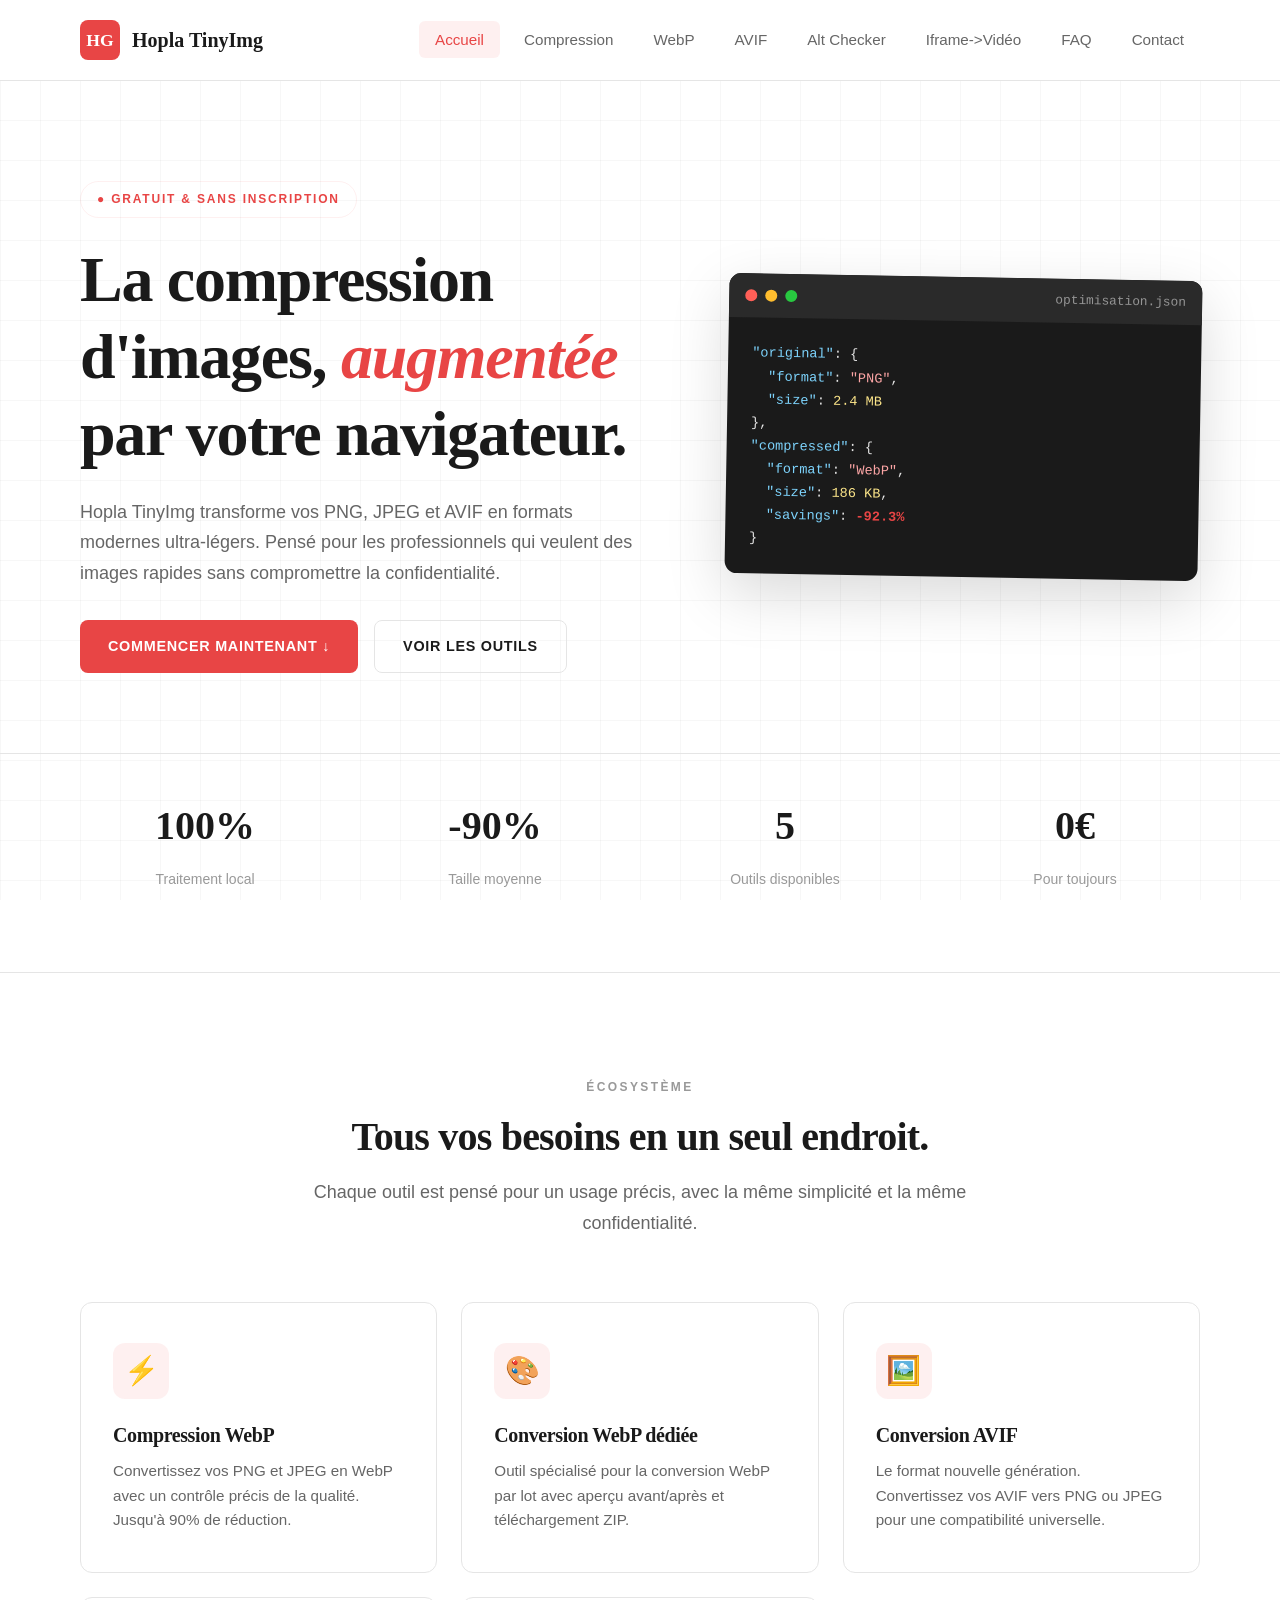
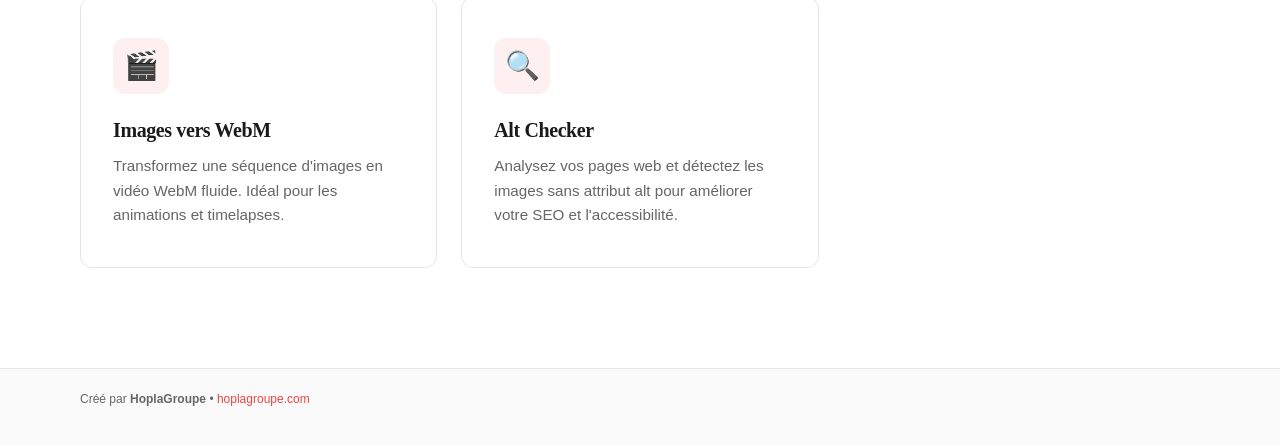
<file: index.html>
<!DOCTYPE html>
<html lang="fr">
<head>
    <meta charset="UTF-8">
    <meta name="viewport" content="width=device-width, initial-scale=1.0">
    <meta http-equiv="Content-Security-Policy" content="default-src 'self'; img-src 'self' blob: data:; style-src 'self' 'unsafe-inline' https://fonts.googleapis.com; font-src 'self' https://fonts.gstatic.com; script-src 'self' https://cdnjs.cloudflare.com; connect-src 'self';">
    <meta http-equiv="X-Content-Type-Options" content="nosniff">
    <meta http-equiv="Content-Security-Policy"
content="default-src 'self'; script-src 'self'; style-src 'self'; img-src 'self' data: https:; object-src 'none'; base-uri 'self'; form-action 'self'; frame-ancestors 'none';">
    
    <link rel="preconnect" href="https://fonts.googleapis.com">
    <link rel="preconnect" href="https://fonts.gstatic.com" crossorigin>
    <link href="https://fonts.googleapis.com/css2?family=Inter:wght@400;500;600;700&family=Playfair+Display:ital,wght@0,600;0,700;1,600;1,700&display=swap" rel="stylesheet">
    
    <link rel="stylesheet" href="css/style.css">
    <script src="https://unpkg.com/jszip@3.10.1/dist/jszip.min.js"></script>
    
        <title>Compression d'images — Hopla TinyImg | WebP, AVIF, PNG, JPEG</title>
        <meta name="description" content="Hopla TinyImg compresse et convertit vos images (WebP, AVIF, PNG, JPEG) localement dans le navigateur pour un site plus rapide et respectueux de la vie privée.">
        <link rel="canonical" href="/index.html">
        <meta name="robots" content="index,follow">

        <!-- Open Graph -->
        <meta property="og:site_name" content="Hopla TinyImg">
        <meta property="og:type" content="website">
        <meta property="og:title" content="Compression d'images — Hopla TinyImg">
        <meta property="og:description" content="Compressez et convertissez vos images localement (WebP, AVIF, PNG, JPEG). Gratuit, privé et rapide.">
        <meta property="og:url" content="/index.html">
        <meta property="og:image" content="/assets/logo.png">

        <!-- Twitter Card -->
        <meta name="twitter:card" content="summary_large_image">
        <meta name="twitter:title" content="Compression d'images — Hopla TinyImg">
        <meta name="twitter:description" content="Compressez et convertissez vos images localement (WebP, AVIF, PNG, JPEG). Gratuit, privé et rapide.">
        <meta name="twitter:image" content="/assets/logo.png">

        <!-- Structured Data (WebApplication + Organization) -->
        <script type="application/ld+json">
        {
            "@context": "https://schema.org",
            "@type": "WebSite",
            "name": "Hopla TinyImg",
            "url": "/",
            "potentialAction": {
                "@type": "SearchAction",
                "target": "/?s={search_term_string}",
                "query-input": "required name=search_term_string"
            }
        }
        </script>
</head>
<body>
    <div id="header-container"></div>

    <main id="main-content">
    <!-- HERO SECTION -->
    <section class="hero-section">
        <div class="container">
            <div class="hero-grid">
                <div class="hero-content">
                    <span class="hero-badge">● GRATUIT & SANS INSCRIPTION</span>
                    <h1>La compression d'images, <span class="accent-italic">augmentée</span> par votre navigateur.</h1>
                    <p>Hopla TinyImg transforme vos PNG, JPEG et AVIF en formats modernes ultra-légers. Pensé pour les professionnels qui veulent des images rapides sans compromettre la confidentialité.</p>
                    <div class="hero-cta">
                        <a href="compression.html" class="btn btn-primary">COMMENCER MAINTENANT ↓</a>
                        <a href="#fonctionnalites" class="btn btn-outline">VOIR LES OUTILS</a>
                    </div>
                </div>
                <div class="hero-visual">
                    <div class="code-snippet">
                        <div class="snippet-header">
                            <span class="dot red"></span><span class="dot yellow"></span><span class="dot green"></span>
                            <span class="snippet-title">optimisation.json</span>
                        </div>
                        <pre class="snippet-body"><span class="key">"original"</span>: {
  <span class="key">"format"</span>: <span class="string">"PNG"</span>,
  <span class="key">"size"</span>: <span class="number">2.4 MB</span>
},
<span class="key">"compressed"</span>: {
  <span class="key">"format"</span>: <span class="string">"WebP"</span>,
  <span class="key">"size"</span>: <span class="number">186 KB</span>,
  <span class="key">"savings"</span>: <span class="highlight">-92.3%</span>
}</pre>
                    </div>
                </div>
            </div>
        </div>
    </section>

    <!-- STATS RAPIDES -->
    <section class="stats-section">
        <div class="container">
            <div class="stats-grid">
                <div class="stat-item"><span class="stat-value">100%</span><span class="stat-label">Traitement local</span></div>
                <div class="stat-item"><span class="stat-value">-90%</span><span class="stat-label">Taille moyenne</span></div>
                <div class="stat-item"><span class="stat-value">5</span><span class="stat-label">Outils disponibles</span></div>
                <div class="stat-item"><span class="stat-value">0€</span><span class="stat-label">Pour toujours</span></div>
            </div>
        </div>
    </section>

    <!-- FONCTIONNALITÉS (REDIRECTIONS) -->
    <section class="features-section" id="fonctionnalites">
        <div class="container">
            <div class="section-header">
                <span class="section-label">ÉCOSYSTÈME</span>
                <h2 class="section-title">Tous vos besoins en un seul endroit.</h2>
                <p class="section-desc">Chaque outil est pensé pour un usage précis, avec la même simplicité et la même confidentialité.</p>
            </div>
            <div class="features-grid">
                <a href="compression.html" class="feature-card">
                    <div class="feature-icon">⚡</div>
                    <h3 class="feature-title">Compression WebP</h3>
                    <p class="feature-text">Convertissez vos PNG et JPEG en WebP avec un contrôle précis de la qualité. Jusqu'à 90% de réduction.</p>
                </a>
                <a href="webp.html" class="feature-card">
                    <div class="feature-icon">🎨</div>
                    <h3 class="feature-title">Conversion WebP dédiée</h3>
                    <p class="feature-text">Outil spécialisé pour la conversion WebP par lot avec aperçu avant/après et téléchargement ZIP.</p>
                </a>
                <a href="avif.html" class="feature-card">
                    <div class="feature-icon">🖼️</div>
                    <h3 class="feature-title">Conversion AVIF</h3>
                    <p class="feature-text">Le format nouvelle génération. Convertissez vos AVIF vers PNG ou JPEG pour une compatibilité universelle.</p>
                </a>
                <a href="webm-converter.html" class="feature-card">
                    <div class="feature-icon">🎬</div>
                    <h3 class="feature-title">Images vers WebM</h3>
                    <p class="feature-text">Transformez une séquence d'images en vidéo WebM fluide. Idéal pour les animations et timelapses.</p>
                </a>
                <a href="alt-checker.html" class="feature-card">
                    <div class="feature-icon">🔍</div>
                    <h3 class="feature-title">Alt Checker</h3>
                    <p class="feature-text">Analysez vos pages web et détectez les images sans attribut alt pour améliorer votre SEO et l'accessibilité.</p>
                </a>
            </div>
        </div>
    </section>
    </main>

    <div id="footer-container"></div>
    <script src="js/app.js"></script>
</body>
</html>
</file>
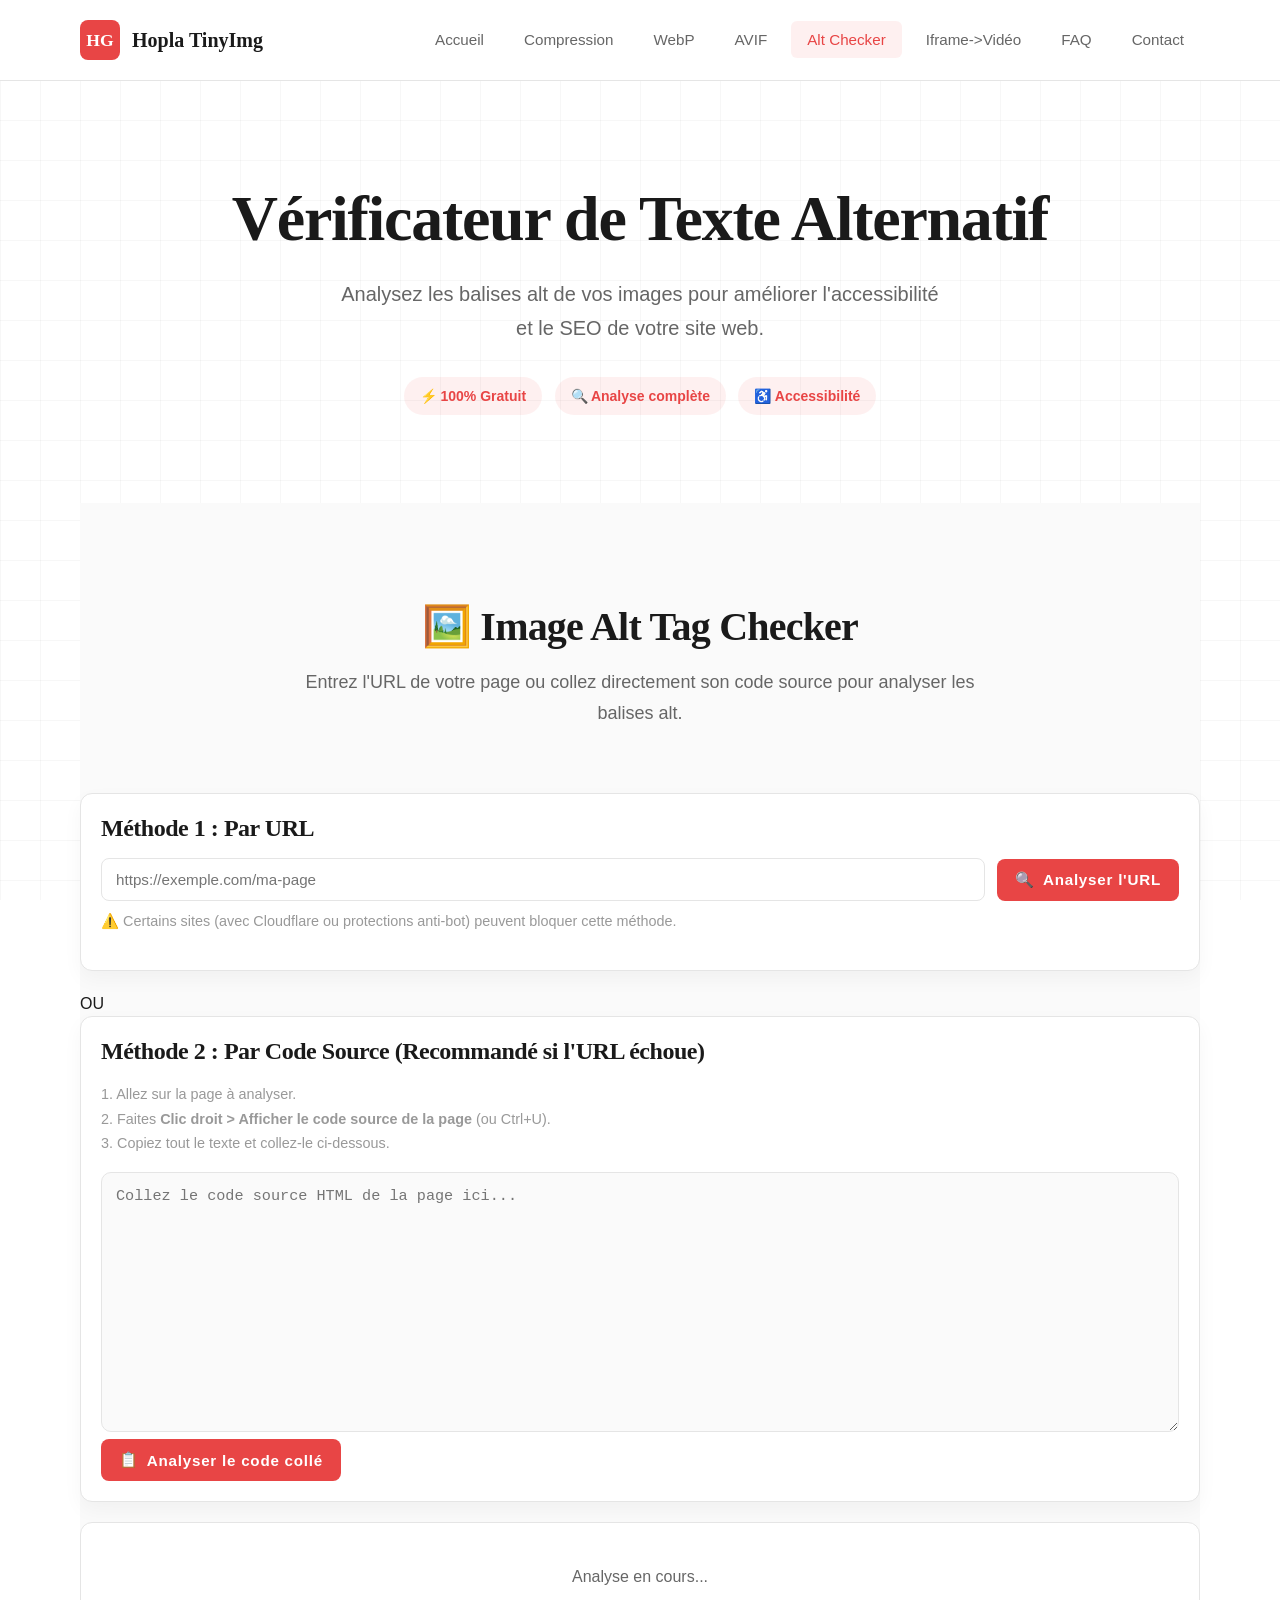
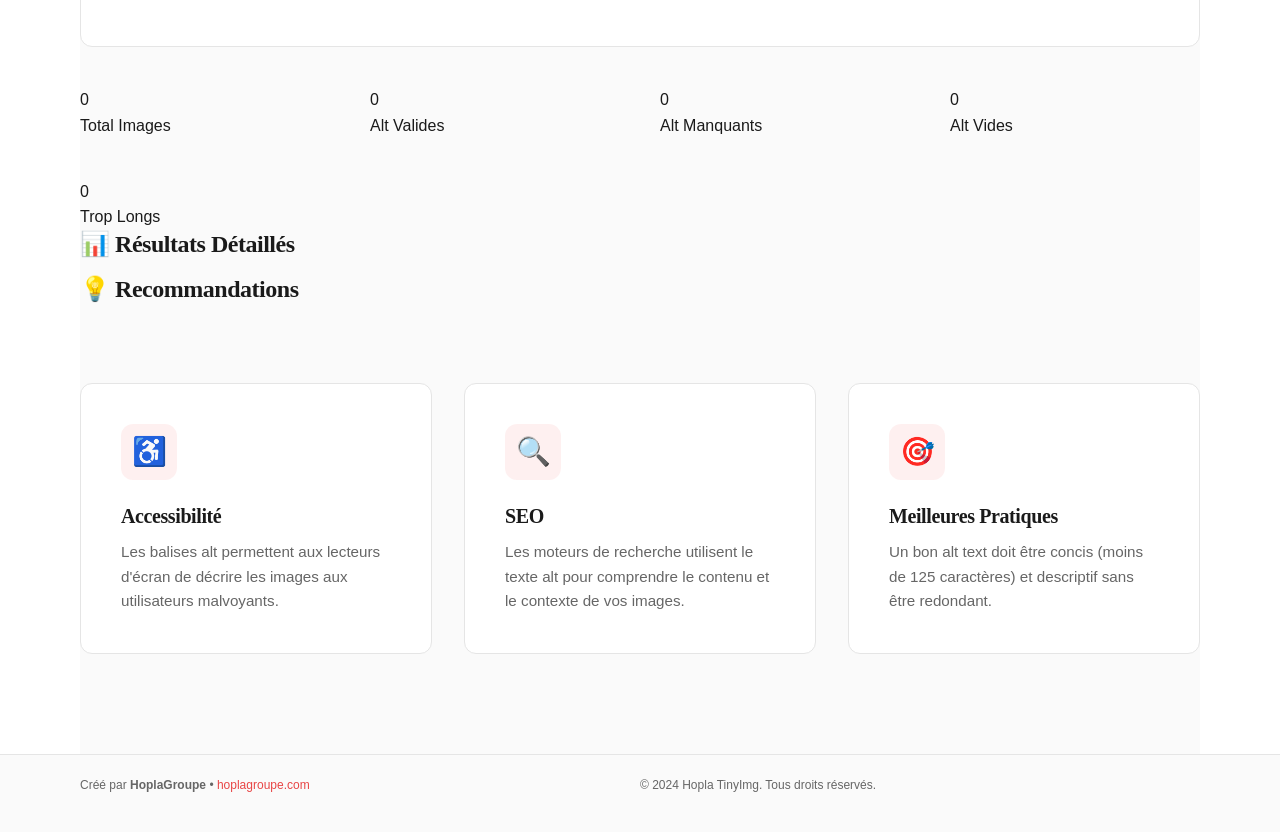
<file: alt-checker.html>
<!DOCTYPE html>
<html lang="fr">
<head>
    <meta charset="UTF-8">
    <meta name="viewport" content="width=device-width, initial-scale=1.0">
    <meta http-equiv="Content-Security-Policy" content="default-src 'self'; img-src 'self' blob: data:; style-src 'self' 'unsafe-inline' https://fonts.googleapis.com; font-src 'self' https://fonts.gstatic.com; script-src 'self' https://cdnjs.cloudflare.com; connect-src 'self' *;">
    <meta http-equiv="X-Content-Type-Options" content="nosniff">
    <meta http-equiv="Content-Security-Policy"
content="default-src 'self'; script-src 'self'; style-src 'self'; img-src 'self' data: https:; object-src 'none'; base-uri 'self'; form-action 'self'; frame-ancestors 'none';">
    <link rel="preconnect" href="https://fonts.googleapis.com">
    <link rel="preconnect" href="https://fonts.gstatic.com" crossorigin>
    <link href="https://fonts.googleapis.com/css2?family=Inter:wght@400;500;600;700;800&display=swap" rel="stylesheet">
    
    <link rel="stylesheet" href="css/style.css">
    <script src="https://unpkg.com/jszip@3.10.1/dist/jszip.min.js"></script>
    
    <title>Alt Text Checker - Hopla TinyImg</title>
    <meta name="description" content="Analysez les balises alt de vos images pour améliorer l'accessibilité et le SEO de votre site web.">
    <link rel="canonical" href="/alt-checker">
    <meta property="og:type" content="website">
    <meta property="og:title" content="Alt Text Checker - Hopla TinyImg">
    <meta property="og:description" content="Analysez les balises alt de vos images pour améliorer l'accessibilité et le SEO de votre site web.">
    <meta property="og:url" content="/alt-checker">
</head>
<body>

    <div id="header-container">
        <header class="site-header">
            <div class="nav-container">
                <a href="/accueil" class="logo">
                    <div class="logo-icon">HG</div>
                    <span class="logo-text">Hopla TinyImg</span>
                </a>
                <button class="mobile-menu-btn" id="mobileMenuBtn" aria-label="Menu">Menu</button>
                <nav>
                    <ul class="nav-menu" id="navMenu">
               <li><a href="index.html" class="nav-link" data-page="home">Accueil</a></li>
                <li><a href="compression.html" class="nav-link" data-page="compression">Compression</a></li>
                <li><a href="webp.html" class="nav-link" data-page="webp">WebP</a></li>
                <li><a href="avif.html" class="nav-link" data-page="avif">AVIF</a></li>
                <li><a href="alt-checker.html" class="nav-link" data-page="alt-checker">Alt Checker</a></li>
                <li><a href="webm-converter.html" class="nav-link" data-page="webm">Iframe->Vidéo</a></li>
                <li><a href="faq.html" class="nav-link" data-page="faq">FAQ</a></li>
                <li><a href="contact.html" class="nav-link" data-page="contact">Contact</a></li>
                    </ul>
                </nav>
            </div>
        </header>
    </div>

    <div class="container">
        <div class="hero">
            <h1>Vérificateur de Texte Alternatif</h1>
            <p>Analysez les balises alt de vos images pour améliorer l'accessibilité et le SEO de votre site web.</p>
            <div>
                <span class="badge">⚡ 100% Gratuit</span>
                <span class="badge">🔍 Analyse complète</span>
                <span class="badge">♿ Accessibilité</span>
            </div>
        </div>

        <section class="tool-section">
            <div class="section-header">
                <h2 class="section-title">🖼️ Image Alt Tag Checker</h2>
                <p class="section-desc">Entrez l'URL de votre page ou collez directement son code source pour analyser les balises alt.</p>
            </div>

            <!-- Méthode 1 : Par URL -->
            <div class="alt-checker-input">
                <h3>Méthode 1 : Par URL</h3>
                <div class="input-group">
                    <input type="url" id="urlInput" placeholder="https://exemple.com/ma-page" class="url-input">
                    <button class="btn" id="checkBtn">
                        <span>🔍</span> Analyser l'URL
                    </button>
                </div>
                <p class="input-hint">⚠️ Certains sites (avec Cloudflare ou protections anti-bot) peuvent bloquer cette méthode.</p>
            </div>

            <div class="divider">OU</div>

            <!-- Méthode 2 : Par Code Source (Fallback fiable) -->
            <div class="alt-checker-input">
                <h3>Méthode 2 : Par Code Source (Recommandé si l'URL échoue)</h3>
                <p class="input-hint" style="text-align: left; margin-bottom: 10px;">
                    1. Allez sur la page à analyser.<br>
                    2. Faites <strong>Clic droit > Afficher le code source de la page</strong> (ou Ctrl+U).<br>
                    3. Copiez tout le texte et collez-le ci-dessous.
                </p>
                <textarea id="htmlInput" class="html-textarea" placeholder="Collez le code source HTML de la page ici..."></textarea>
                <button class="btn" id="checkHtmlBtn" style="margin-top: 15px; width: 100%;">
                    <span>📋</span> Analyser le code collé
                </button>
            </div>

            <!-- État de chargement -->
            <div id="loadingState" style="display: none;">
                <div class="loading-container">
                    <div class="loading-spinner"></div>
                    <p>Analyse en cours...</p>
                </div>
            </div>

            <!-- État des résultats -->
            <div id="resultsState" style="display: none;">
                <div class="stats-grid">
                    <div class="stat-box">
                        <div class="stat-number" id="totalImages">0</div>
                        <div class="stat-label">Total Images</div>
                    </div>
                    <div class="stat-box success">
                        <div class="stat-number" id="validAlt">0</div>
                        <div class="stat-label">Alt Valides</div>
                    </div>
                    <div class="stat-box warning">
                        <div class="stat-number" id="missingAlt">0</div>
                        <div class="stat-label">Alt Manquants</div>
                    </div>
                    <div class="stat-box error">
                        <div class="stat-number" id="emptyAlt">0</div>
                        <div class="stat-label">Alt Vides</div>
                    </div>
                    <div class="stat-box info">
                        <div class="stat-number" id="longAlt">0</div>
                        <div class="stat-label">Trop Longs</div>
                    </div>
                </div>

                <div class="results-section">
                    <h3>📊 Résultats Détaillés</h3>
                    <div id="imagesList" class="images-list"></div>
                </div>

                <div class="recommendations">
                    <h3>💡 Recommandations</h3>
                    <ul id="recommendationsList"></ul>
                </div>
            </div>

            <div class="features">
                <div class="feature-card">
                    <div class="feature-icon">♿</div>
                    <h3 class="feature-title">Accessibilité</h3>
                    <p class="feature-text">Les balises alt permettent aux lecteurs d'écran de décrire les images aux utilisateurs malvoyants.</p>
                </div>
                <div class="feature-card">
                    <div class="feature-icon">🔍</div>
                    <h3 class="feature-title">SEO</h3>
                    <p class="feature-text">Les moteurs de recherche utilisent le texte alt pour comprendre le contenu et le contexte de vos images.</p>
                </div>
                <div class="feature-card">
                    <div class="feature-icon">🎯</div>
                    <h3 class="feature-title">Meilleures Pratiques</h3>
                    <p class="feature-text">Un bon alt text doit être concis (moins de 125 caractères) et descriptif sans être redondant.</p>
                </div>
            </div>
        </section>
    </div>

    <div id="footer-container">
        <footer class="footer">
            <div class="footer-inner">
                <p>Créé par <strong>HoplaGroupe</strong> • <a href="https://hoplagroupe.com" target="_blank" rel="noopener noreferrer">hoplagroupe.com</a></p>
                <p class="footer-note">&copy; 2024 Hopla TinyImg. Tous droits réservés.</p>
            </div>
        </footer>
    </div>

    <script src="js/app.js"></script>
    <script src="js/alt-checker.js"></script>
</body>
</html>
</file>
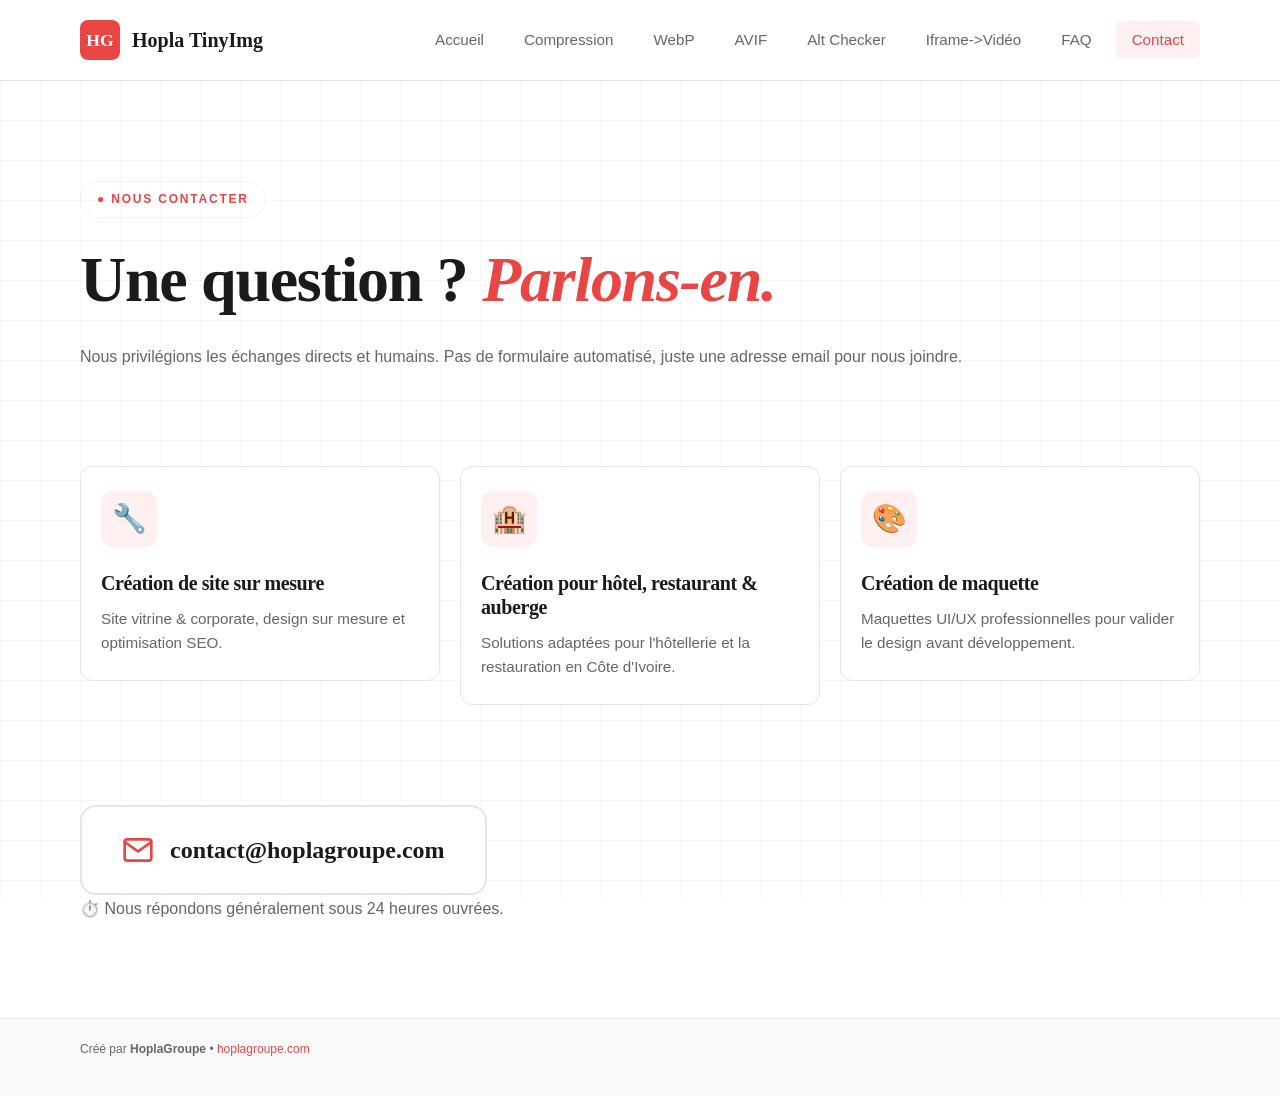
<file: contact.html>
<!DOCTYPE html>
<html lang="fr">
<head>
    <meta charset="UTF-8">
    <meta name="viewport" content="width=device-width, initial-scale=1.0">
    <meta http-equiv="Content-Security-Policy" content="default-src 'self'; img-src 'self' blob: data:; style-src 'self' 'unsafe-inline' https://fonts.googleapis.com; font-src 'self' https://fonts.gstatic.com; script-src 'self' https://cdnjs.cloudflare.com; connect-src 'self';">
    <meta http-equiv="Content-Security-Policy"
content="default-src 'self'; script-src 'self'; style-src 'self'; img-src 'self' data: https:; object-src 'none'; base-uri 'self'; form-action 'self'; frame-ancestors 'none';">
    <link rel="preconnect" href="https://fonts.googleapis.com">
    <link rel="preconnect" href="https://fonts.gstatic.com" crossorigin>
    <link href="https://fonts.googleapis.com/css2?family=Inter:wght@400;500;600;700&family=Playfair+Display:ital,wght@0,600;0,700;1,600;1,700&display=swap" rel="stylesheet">
    <link rel="stylesheet" href="css/style.css">
    <title>Contact - Hopla TinyImg</title>
</head>
<body>
    <div id="header-container"></div>

    <section class="hero-section" style="padding: 120px 0 80px; text-align: center;">
        <div class="container" style="max-width: 700px;">
            <span class="hero-badge">● NOUS CONTACTER</span>
            <h1>Une question ? <span class="accent-italic">Parlons-en.</span></h1>
            <p style="font-size: 1.25rem; margin-bottom: 40px;">Nous privilégions les échanges directs et humains. Pas de formulaire automatisé, juste une adresse email pour nous joindre.</p>
        </div>
    </section>

    <!-- Offres HoplaGroupe full-width container (align with site content) -->
    <section class="offers-section" aria-label="Offres HoplaGroupe" style="padding: 24px 0;">
        <div class="container">
            <div class="features-grid contact-offers" style="margin: 8px 0 24px;">
                <a href="https://hoplagroupe.com/site-vitrine-corporate/" class="feature-card" target="_blank" rel="noopener noreferrer">
                    <div class="feature-icon">🔧</div>
                    <h3 class="feature-title">Création de site sur mesure</h3>
                    <p class="feature-text">Site vitrine & corporate, design sur mesure et optimisation SEO.</p>
                </a>
                <a href="https://hoplagroupe.com/creation-site-web-pour-hotel-en-cote-divoire/" class="feature-card" target="_blank" rel="noopener noreferrer">
                    <div class="feature-icon">🏨</div>
                    <h3 class="feature-title">Création pour hôtel, restaurant & auberge</h3>
                    <p class="feature-text">Solutions adaptées pour l'hôtellerie et la restauration en Côte d'Ivoire.</p>
                </a>
                <a href="https://hoplagroupe.com/hopla-studio-ui-ux-creative-agency/" class="feature-card" target="_blank" rel="noopener noreferrer">
                    <div class="feature-icon">🎨</div>
                    <h3 class="feature-title">Création de maquette</h3>
                    <p class="feature-text">Maquettes UI/UX professionnelles pour valider le design avant développement.</p>
                </a>
            </div>
        </div>
    </section>

    <section class="hero-section" style="padding: 0 0 40px; text-align: center;">
        <div class="container" style="max-width: 700px;">
            <a href="mailto:contact@hoplagroupe.com" class="contact-email-box">
                <svg width="32" height="32" viewBox="0 0 24 24" fill="none" stroke="currentColor" stroke-width="2" stroke-linecap="round" stroke-linejoin="round"><path d="M4 4h16c1.1 0 2 .9 2 2v12c0 1.1-.9 2-2 2H4c-1.1 0-2-.9-2-2V6c0-1.1.9-2 2-2z"/><polyline points="22,6 12,13 2,6"/></svg>
                <span>contact@hoplagroupe.com</span>
            </a>
            
            <p style="margin-top: 32px; font-size: 0.95rem; color: var(--text-muted);">
                ⏱️ Nous répondons généralement sous 24 heures ouvrées.
            </p>
        </div>
    </section>

    <div id="footer-container"></div>
    <script src="js/app.js"></script>
</body>
</html>
</file>
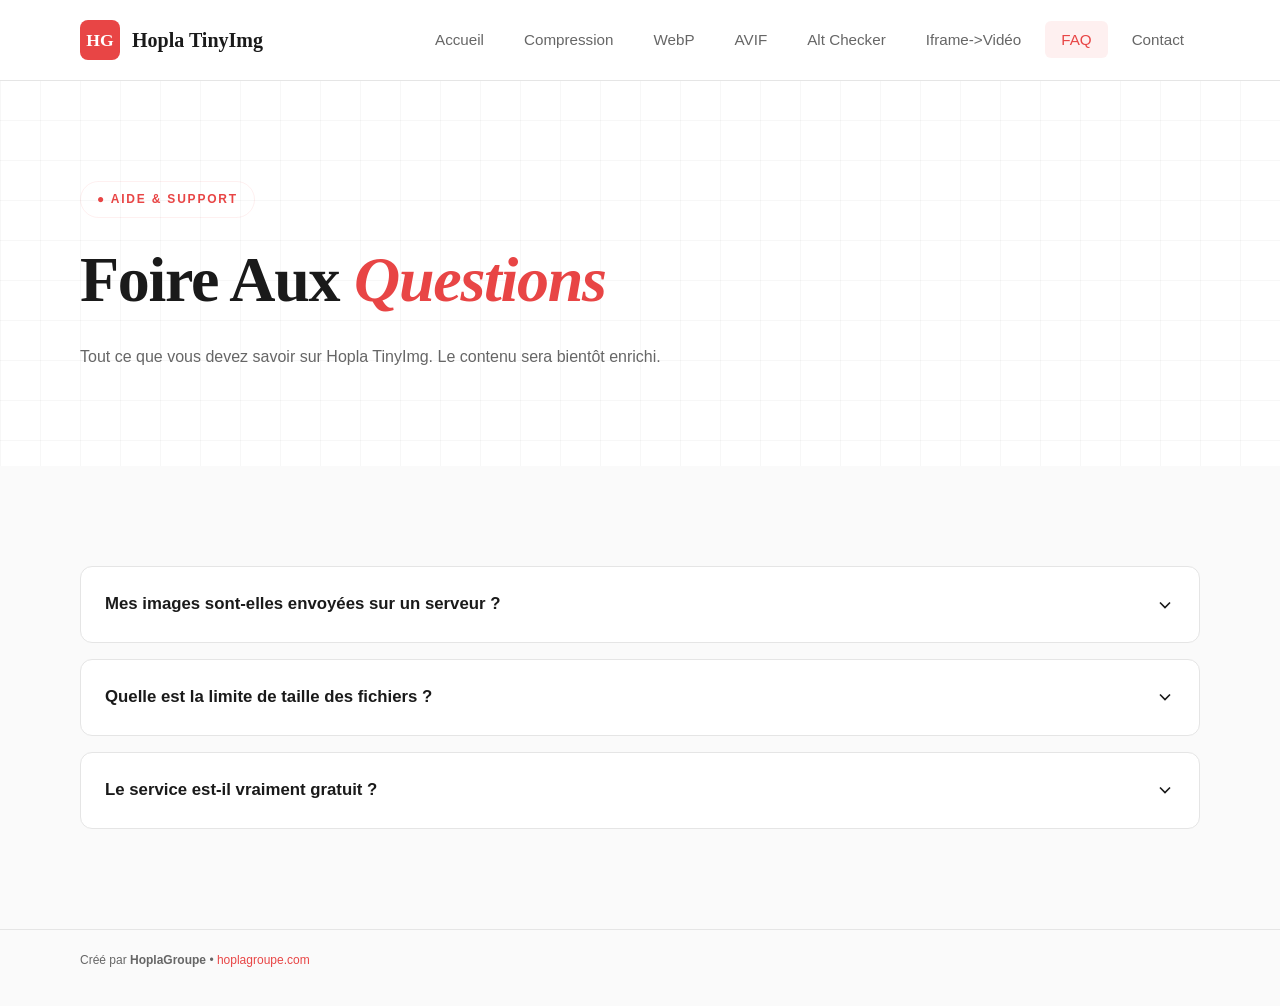
<file: faq.html>
<!DOCTYPE html>
<html lang="fr">
<head>
    <meta charset="UTF-8">
    <meta name="viewport" content="width=device-width, initial-scale=1.0">
    <meta http-equiv="Content-Security-Policy" content="default-src 'self'; img-src 'self' blob: data:; style-src 'self' 'unsafe-inline' https://fonts.googleapis.com; font-src 'self' https://fonts.gstatic.com; script-src 'self' https://cdnjs.cloudflare.com; connect-src 'self';">
    <meta http-equiv="Content-Security-Policy"
content="default-src 'self'; script-src 'self'; style-src 'self'; img-src 'self' data: https:; object-src 'none'; base-uri 'self'; form-action 'self'; frame-ancestors 'none';">
    <link rel="preconnect" href="https://fonts.googleapis.com">
    <link rel="preconnect" href="https://fonts.gstatic.com" crossorigin>
    <link href="https://fonts.googleapis.com/css2?family=Inter:wght@400;500;600;700&family=Playfair+Display:ital,wght@0,600;0,700;1,600;1,700&display=swap" rel="stylesheet">
    <link rel="stylesheet" href="css/style.css">
    <title>FAQ - Hopla TinyImg</title>
        <meta name="robots" content="index,follow">
        <script type="application/ld+json">
        {
            "@context": "https://schema.org",
            "@type": "FAQPage",
            "mainEntity": [
                {
                    "@type": "Question",
                    "name": "Mes images sont-elles envoyées sur un serveur ?",
                    "acceptedAnswer": { "@type": "Answer", "text": "Non. Tout le traitement de compression et de conversion se fait localement dans votre navigateur. Vos fichiers ne quittent pas votre appareil." }
                },
                {
                    "@type": "Question",
                    "name": "Quelle est la limite de taille des fichiers ?",
                    "acceptedAnswer": { "@type": "Answer", "text": "La limite est actuellement de 5 Mo par fichier, et un maximum de 10 fichiers simultanés pour l'outil de compression principal." }
                },
                {
                    "@type": "Question",
                    "name": "Le service est-il vraiment gratuit ?",
                    "acceptedAnswer": { "@type": "Answer", "text": "Oui, Hopla TinyImg est gratuit et ne nécessite pas de compte." }
                }
            ]
        }
        </script>
</head>
<body>
    <div id="header-container"></div>

    <main id="main-content">
    <section class="hero-section" style="padding: 100px 0 40px; text-align: center;">
        <div class="container" style="max-width: 800px;">
            <span class="hero-badge">● AIDE & SUPPORT</span>
            <h1>Foire Aux <span class="accent-italic">Questions</span></h1>
            <p style="font-size: 1.125rem;">Tout ce que vous devez savoir sur Hopla TinyImg. Le contenu sera bientôt enrichi.</p>
        </div>
    </section>

    <section class="tool-section" style="padding-top: 40px;">
        <div class="container" style="max-width: 800px;">
            <div class="faq-list">
                <!-- Question 1 -->
                <details class="faq-item">
                    <summary class="faq-question">
                        <span>Mes images sont-elles envoyées sur un serveur ?</span>
                        <svg class="faq-icon" viewBox="0 0 24 24" fill="none" stroke="currentColor" stroke-width="2"><polyline points="6 9 12 15 18 9"></polyline></svg>
                    </summary>
                    <div class="faq-answer">
                        <p>Non, absolument pas. Tout le traitement de compression et de conversion se fait localement dans votre navigateur grâce aux API Web modernes. Vos données restent sur votre appareil.</p>
                    </div>
                </details>

                <!-- Question 2 -->
                <details class="faq-item">
                    <summary class="faq-question">
                        <span>Quelle est la limite de taille des fichiers ?</span>
                        <svg class="faq-icon" viewBox="0 0 24 24" fill="none" stroke="currentColor" stroke-width="2"><polyline points="6 9 12 15 18 9"></polyline></svg>
                    </summary>
                    <div class="faq-answer">
                        <p>Pour garantir des performances optimales et une expérience fluide, la limite est actuellement fixée à 5 Mo par fichier, avec un maximum de 10 fichiers simultanés pour l'outil de compression principal.</p>
                    </div>
                </details>

                <!-- Question 3 (Placeholder) -->
                <details class="faq-item">
                    <summary class="faq-question">
                        <span>Le service est-il vraiment gratuit ?</span>
                        <svg class="faq-icon" viewBox="0 0 24 24" fill="none" stroke="currentColor" stroke-width="2"><polyline points="6 9 12 15 18 9"></polyline></svg>
                    </summary>
                    <div class="faq-answer">
                        <p>Oui, Hopla TinyImg est 100% gratuit. Aucun compte n'est requis, et il n'y a pas de fonctionnalités cachées derrière un paywall.</p>
                    </div>
                </details>
            </div>
        </div>
    </section>
    </main>

    <div id="footer-container"></div>
    <script src="js/app.js"></script>
</body>
</html>
</file>
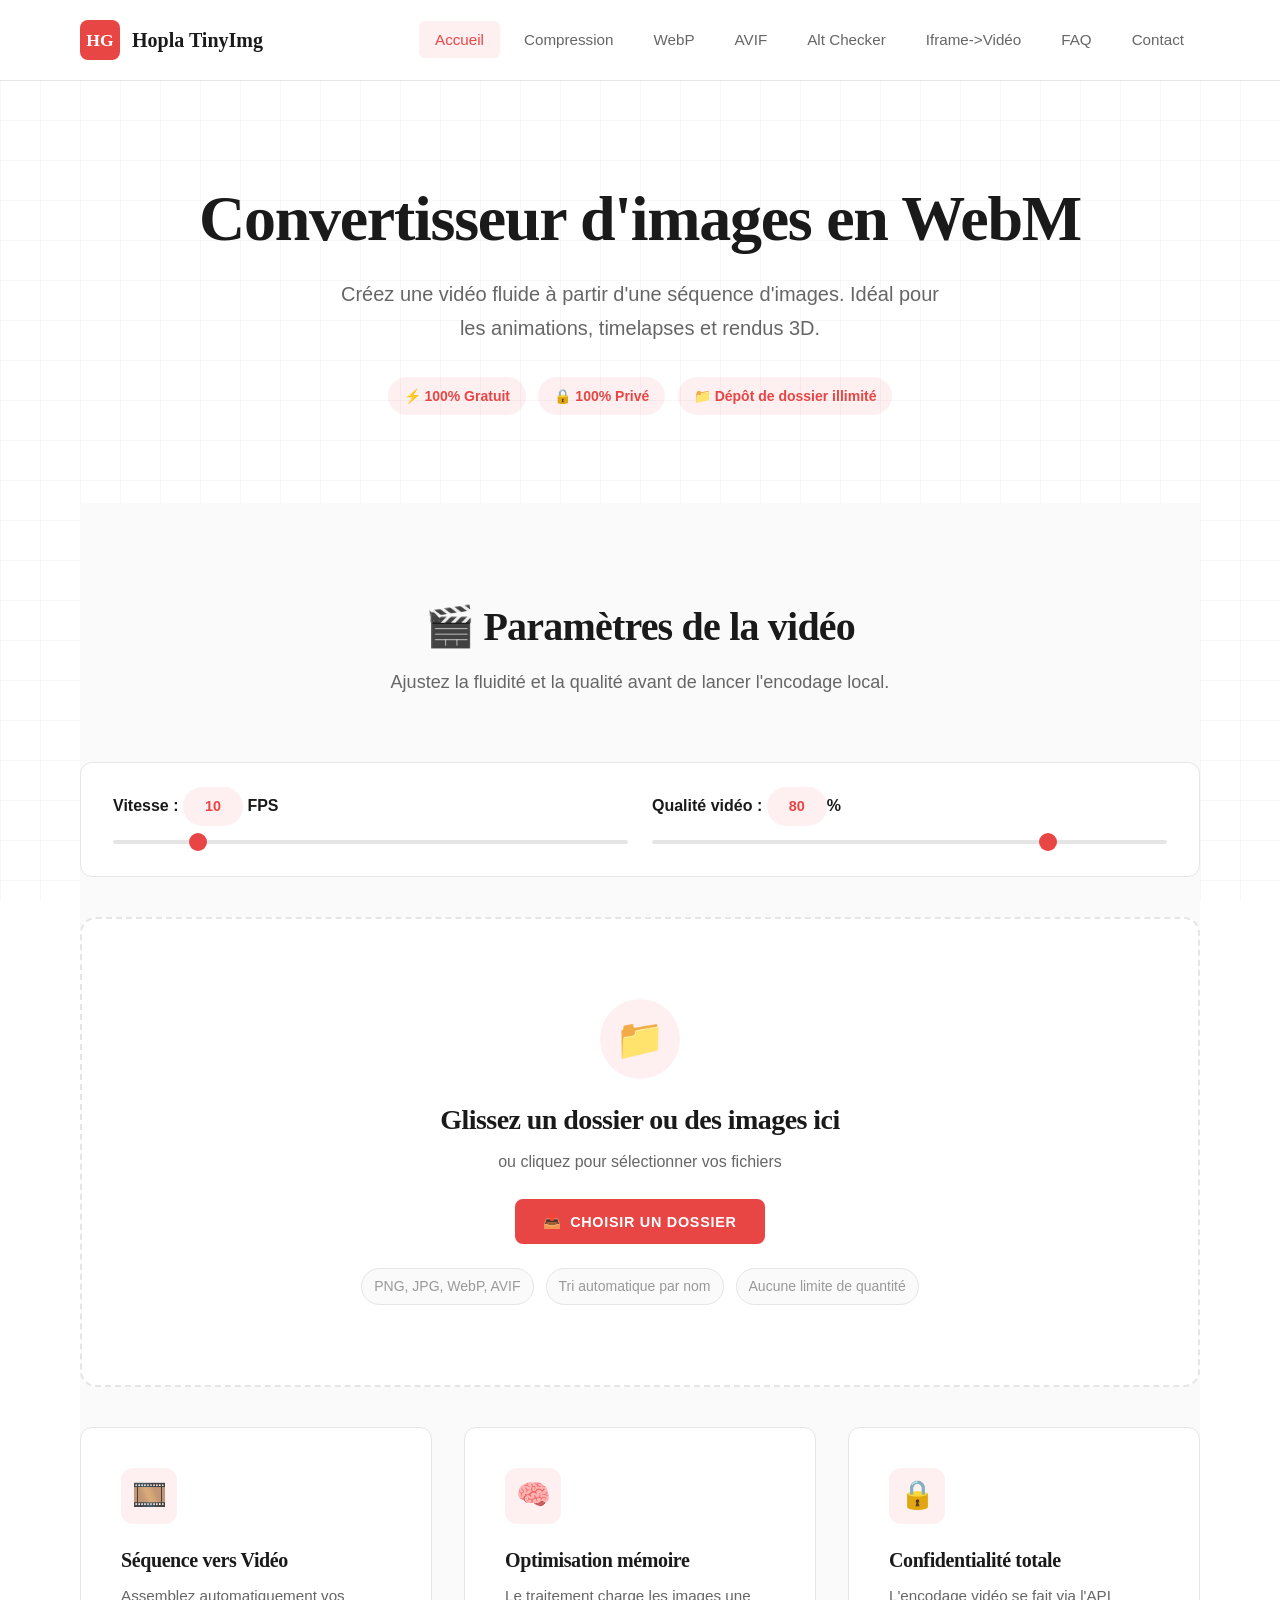
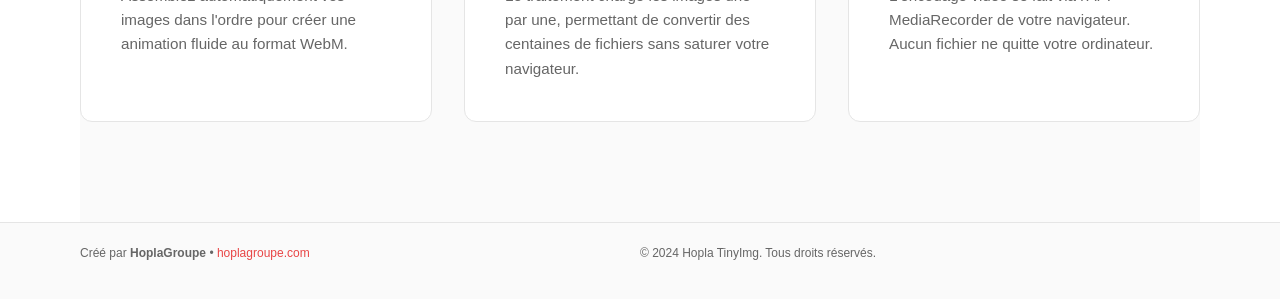
<file: webm-converter.html>
<!DOCTYPE html>
<html lang="fr">
<head>
    <meta charset="UTF-8">
    <meta name="viewport" content="width=device-width, initial-scale=1.0">
    <meta http-equiv="Content-Security-Policy" content="default-src 'self'; img-src 'self' blob: data:; style-src 'self' 'unsafe-inline' https://fonts.googleapis.com; font-src 'self' https://fonts.gstatic.com; script-src 'self' https://cdnjs.cloudflare.com; connect-src 'self';">
    <meta http-equiv="X-Content-Type-Options" content="nosniff">
    
    <link rel="preconnect" href="https://fonts.googleapis.com">
    <link rel="preconnect" href="https://fonts.gstatic.com" crossorigin>
    <link href="https://fonts.googleapis.com/css2?family=Inter:wght@400;500;600;700;800&display=swap" rel="stylesheet">
    
    <link rel="stylesheet" href="css/style.css">
    <script src="https://unpkg.com/jszip@3.10.1/dist/jszip.min.js"></script>
    <title>Images vers WebM - Hopla TinyImg</title>
    <meta name="description" content="Convertissez une séquence d'images en vidéo WebM directement dans votre navigateur. 100% privé et illimité.">
</head>
<body>

    <!-- Emplacement du header injecté par JavaScript -->
    <div id="header-container">
        <header class="site-header">
            <div class="nav-container">
                <a href="index.html" class="logo">
                    <div class="logo-icon">HG</div>
                    <span class="logo-text">Hopla TinyImg</span>
                </a>
                <button class="mobile-menu-btn" id="mobileMenuBtn" aria-label="Menu">Menu</button>
                <nav>
                    <ul class="nav-menu" id="navMenu">
<li><a href="index.html" class="nav-link" data-page="home">Accueil</a></li>
                <li><a href="compression.html" class="nav-link" data-page="compression">Compression</a></li>
                <li><a href="webp.html" class="nav-link" data-page="webp">WebP</a></li>
                <li><a href="avif.html" class="nav-link" data-page="avif">AVIF</a></li>
                <li><a href="alt-checker.html" class="nav-link" data-page="alt-checker">Alt Checker</a></li>
                <li><a href="webm-converter.html" class="nav-link" data-page="webm">Iframe->Vidéo</a></li>
                <li><a href="faq.html" class="nav-link" data-page="faq">FAQ</a></li>
                <li><a href="contact.html" class="nav-link" data-page="contact">Contact</a></li>
                    </ul>
                </nav>
            </div>
        </header>
    </div>

    <div class="container">
        <div class="hero">
            <h1>Convertisseur d'images en WebM</h1>
            <p>Créez une vidéo fluide à partir d'une séquence d'images. Idéal pour les animations, timelapses et rendus 3D.</p>
            <div>
                <span class="badge">⚡ 100% Gratuit</span>
                <span class="badge">🔒 100% Privé</span>
                <span class="badge">📁 Dépôt de dossier illimité</span>
            </div>
        </div>

        <section class="tool-section">
            <div class="section-header">
                <h2 class="section-title">🎬 Paramètres de la vidéo</h2>
                <p class="section-desc">Ajustez la fluidité et la qualité avant de lancer l'encodage local.</p>
            </div>
            
            <div class="controls">
                <div class="slider-container">
                    <label class="control-label" for="fps">Vitesse : <span id="fpsValue" class="quality-value" style="min-width: 60px; padding: 8px 12px; font-size: 0.9rem;">10</span> FPS</label>
                    <input type="range" id="fps" class="slider" min="1" max="60" value="10">
                </div>
                <div class="slider-container">
                    <label class="control-label" for="quality">Qualité vidéo : <span id="qualityValue" class="quality-value" style="min-width: 60px; padding: 8px 12px; font-size: 0.9rem;">80</span>%</label>
                    <input type="range" id="quality" class="slider" min="10" max="100" step="10" value="80">
                </div>
            </div>

            <div class="upload-zone" id="uploadZone">
                <div class="upload-icon">📁</div>
                <h3 class="upload-title">Glissez un dossier ou des images ici</h3>
                <p class="upload-text">ou cliquez pour sélectionner vos fichiers</p>
                <input type="file" class="file-input" id="fileInput" multiple accept="image/png, image/jpeg, image/webp, image/avif" webkitdirectory directory>
                <button class="btn" id="chooseFilesBtn">
                    <span>📤</span> CHOISIR UN DOSSIER
                </button>
                <div class="upload-limits">
                    <span class="limit-tag">PNG, JPG, WebP, AVIF</span>
                    <span class="limit-tag">Tri automatique par nom</span>
                    <span class="limit-tag">Aucune limite de quantité</span>
                </div>
            </div>

            <div class="file-list-summary" id="fileList" style="display: none;"></div>

            <div class="loading-container" id="statusContainer" style="display: none;">
                <div class="loading" id="loadingSpinner"></div>
                <p id="statusText" style="font-weight: 600; color: var(--text); margin-top: 10px;">Préparation...</p>
                <div class="progress-container" style="width: 100%; max-width: 500px; margin-top: 12px;">
                    <div class="progress-bar">
                        <div class="progress-fill" id="progressFill"></div>
                    </div>
                </div>
            </div>

            <div class="action-bar" id="actionBar" style="display: none;">
                <button class="btn" id="convertBtn"><span>⚡</span> Convertir en WebM</button>
                <button class="btn btn-danger" id="clearBtn"><span>🗑️</span> Effacer</button>
            </div>

            <div class="features" style="margin-top: 40px;">
                <div class="feature-card">
                    <div class="feature-icon">🎞️</div>
                    <h3 class="feature-title">Séquence vers Vidéo</h3>
                    <p class="feature-text">Assemblez automatiquement vos images dans l'ordre pour créer une animation fluide au format WebM.</p>
                </div>
                <div class="feature-card">
                    <div class="feature-icon">🧠</div>
                    <h3 class="feature-title">Optimisation mémoire</h3>
                    <p class="feature-text">Le traitement charge les images une par une, permettant de convertir des centaines de fichiers sans saturer votre navigateur.</p>
                </div>
                <div class="feature-card">
                    <div class="feature-icon">🔒</div>
                    <h3 class="feature-title">Confidentialité totale</h3>
                    <p class="feature-text">L'encodage vidéo se fait via l'API MediaRecorder de votre navigateur. Aucun fichier ne quitte votre ordinateur.</p>
                </div>
            </div>
        </section>
    </div>

    <!-- Emplacement du footer injecté par JavaScript -->
    <div id="footer-container">
        <footer class="footer">
            <div class="footer-inner">
                <p>Créé par <strong>HoplaGroupe</strong> • <a href="https://hoplagroupe.com" target="_blank" rel="noopener noreferrer">hoplagroupe.com</a></p>
                <p class="footer-note">&copy; 2024 Hopla TinyImg. Tous droits réservés.</p>
            </div>
        </footer>
    </div>

    <!-- Canvas caché pour le rendu vidéo -->
    <canvas id="canvas" style="display: none;"></canvas>

    <script src="js/app.js"></script>
    <script src="js/webm-converter.js"></script>
</body>
</html>
</file>
<file: css/style.css>
﻿/* ========== RESET & BASE ========== */
* {
    margin: 0;
    padding: 0;
    box-sizing: border-box;
}

:root {
    --primary: #E84545;
    --primary-dark: #D63838;
    --primary-light: rgba(232, 69, 69, 0.08);
    --text: #1A1A1A;
    --text-light: #666666;
    --text-muted: #999999;
    --bg: #FFFFFF;
    --bg-alt: #FAFAFA;
    --border: #E5E5E5;
    --border-light: #F0F0F0;
    --shadow: rgba(0, 0, 0, 0.04);
    --shadow-hover: rgba(0, 0, 0, 0.08);
    
    --font-serif: 'Playfair Display', Georgia, 'Times New Roman', serif;
    --font-sans: 'Inter', -apple-system, BlinkMacSystemFont, 'Segoe UI', Roboto, sans-serif;
    
    --section-padding: 120px 0;
    --container-width: 1200px;
}

html { scroll-behavior: smooth; font-size: 16px; }

body {
    font-family: var(--font-sans);
    color: var(--text);
    background: var(--bg);
    line-height: 1.6;
    -webkit-font-smoothing: antialiased;
    -moz-osx-font-smoothing: grayscale;
}

body::before {
    content: '';
    position: fixed;
    top: 0; left: 0;
    width: 100%; height: 100%;
    background-image: 
        linear-gradient(rgba(0,0,0,0.03) 1px, transparent 1px),
        linear-gradient(90deg, rgba(0,0,0,0.03) 1px, transparent 1px);
    background-size: 40px 40px;
    pointer-events: none;
    z-index: -1;
}

/* ========== TYPOGRAPHIE ========== */
h1, h2, h3, h4, h5, h6 {
    font-family: var(--font-serif);
    font-weight: 600;
    line-height: 1.2;
    color: var(--text);
    letter-spacing: -0.02em;
}

h1 { font-size: clamp(2.5rem, 5vw, 4rem); font-weight: 700; margin-bottom: 1.5rem; }
h2 { font-size: clamp(2rem, 4vw, 3rem); margin-bottom: 1.25rem; }
h3 { font-size: 1.5rem; margin-bottom: 1rem; }

p { color: var(--text-light); line-height: 1.7; margin-bottom: 1rem; }

a { color: var(--primary); text-decoration: none; transition: color 0.2s ease; }
a:hover { color: var(--primary-dark); }

/* ========== LAYOUT ========== */
.container {
    max-width: var(--container-width);
    margin: 0 auto;
    padding: 0 40px;
}

/* ========== HEADER ========== */
.site-header {
    position: sticky;
    top: 0;
    z-index: 1000;
    background: rgba(255, 255, 255, 0.95);
    backdrop-filter: blur(10px);
    border-bottom: 1px solid var(--border);
    width: 100%;
}

.nav-container {
    max-width: var(--container-width);
    margin: 0 auto;
    padding: 20px 40px;
    display: flex;
    align-items: center;
    justify-content: space-between;
    flex-wrap: wrap; /* AJOUTÉ : Empêche le débordement */
    position: relative;
    z-index: 1001;
}

.logo { 
    display: flex; 
    align-items: center; 
    gap: 12px; 
    flex-shrink: 0;
}

.logo-icon {
    width: 40px;
    height: 40px;
    background: var(--primary);
    color: white;
    border-radius: 8px;
    display: flex;
    align-items: center;
    justify-content: center;
    font-family: var(--font-serif);
    font-weight: 700;
    font-size: 1.1rem;
}

.logo-text {
    font-family: var(--font-serif);
    font-size: 1.25rem;
    font-weight: 700;
    color: var(--text);
}

nav { flex: 1 1 auto; position: relative; } /* Permet à la zone de navigation de s'étendre et d'héberger tous les liens */

/* Assurer un espacement confortable entre les liens du menu */
.nav-menu { gap: 16px; }

.nav-menu { 
    display: flex; 
    gap: 8px; 
    list-style: none; 
    align-items: center; 
    margin: 0;
    padding: 0;
    flex-wrap: wrap; /* AJOUTÉ : Permet aux liens de passer à la ligne si manque de place */
    justify-content: flex-end; /* AJOUTÉ : Aligne le menu à droite */
}

.nav-link {
    padding: 10px 16px;
    border-radius: 6px;
    color: var(--text-light);
    font-size: 0.95rem;
    font-weight: 500;
    transition: all 0.2s ease;
    white-space: nowrap; /* Empêche le texte de se couper */
}

.nav-link:hover, .nav-link.active {
    color: var(--primary);
    background: var(--primary-light);
}

.mobile-menu-btn {
    display: none;
    background: none;
    border: 1px solid var(--border);
    padding: 8px 12px;
    border-radius: 6px;
    cursor: pointer;
}

/* ========== MÉGA-MENU FULL-WIDTH (AU CLIC) ========== */
.nav-item-dropdown {
    position: static;
}

.dropdown-trigger {
    cursor: pointer;
    display: flex;
    align-items: center;
    gap: 4px;
}

.dropdown-arrow {
    transition: transform 0.25s ease;
}

.nav-item-dropdown.active .dropdown-arrow {
    transform: rotate(180deg);
}

.mega-menu {
    position: absolute;
    top: 100%;
    left: 0;
    right: 0;
    width: 100%;
    background: var(--bg);
    border-top: 1px solid var(--border);
    box-shadow: 0 20px 40px rgba(0, 0, 0, 0.08);
    padding: 32px 40px;
    opacity: 0;
    visibility: hidden;
    transform: translateY(10px);
    transition: all 0.25s cubic-bezier(0.16, 1, 0.3, 1);
    z-index: 1100; /* Augmenté pour être au-dessus de .site-header (1000) */
    display: grid;
    grid-template-columns: repeat(auto-fit, minmax(220px, 1fr));
    gap: 16px;
    justify-content: center;
    pointer-events: none;
}

/* Centered inner container for mega-menu content to match site layout */
.mega-menu-inner { width: 100%; }
.mega-menu-inner .container { max-width: var(--container-width); margin: 0 auto; padding: 0 40px; display: grid; grid-template-columns: repeat(auto-fit, minmax(260px, 1fr)); gap: 28px; align-items: start; }

.mega-menu { padding: 28px 0; }

/* Affichage au clic (classe .active ajoutée par JS) */
.nav-item-dropdown.active .mega-menu {
    opacity: 1;
    visibility: visible;
    transform: translateY(0);
    pointer-events: auto;
}

.mega-menu-item {
    display: flex;
    align-items: flex-start;
    gap: 14px;
    padding: 16px;
    border-radius: 8px;
    transition: all 0.2s ease;
    text-decoration: none;
    color: var(--text);
    max-width: 320px;
}

.mega-menu-item:hover {
    background: var(--primary-light);
    color: var(--primary);
}

.mega-menu-item svg {
    width: 24px;
    height: 24px;
    flex-shrink: 0;
    color: var(--primary);
    transition: color 0.2s ease;
}

.mega-menu-item:hover svg {
    color: var(--primary-dark);
}

.mega-menu-title {
    display: block;
    font-weight: 600;
    font-size: 0.95rem;
    margin-bottom: 4px;
}

.mega-menu-desc {
    display: block;
    font-size: 0.8rem;
    color: var(--text-muted);
    line-height: 1.4;
}

/* ========== ACCESSIBLE MEGA-MENU HELPERS ========== */
.main-nav {}

.nav-item { position: relative; }

.dropdown-trigger {
    display: inline-flex;
    align-items: center;
    gap: 0.5rem;
    background: none;
    border: none;
    cursor: pointer;
    padding: 8px 12px;
    color: var(--text-light);
    font-weight: 500;
    border-radius: 6px;
}

.dropdown-trigger:focus {
    outline: 2px solid var(--primary);
    outline-offset: 2px;
    background: var(--primary-light);
    color: var(--primary);
}

.mega-menu {
    position: absolute;
    top: 100%;
    left: 0;
    min-width: 320px;
    padding-top: 12px;
    opacity: 0;
    visibility: hidden;
    transform: translateY(8px);
    transition: all 0.25s ease;
    z-index: 1100;
    pointer-events: none;
}

.nav-item-dropdown:hover .mega-menu,
.nav-item-dropdown:focus-within .mega-menu,
.nav-item-dropdown.active .mega-menu,
.nav-item-dropdown.is-open .mega-menu {
    opacity: 1;
    visibility: visible;
    transform: translateY(0);
    pointer-events: auto;
}

.mega-menu-content {
    display: grid;
    gap: 12px;
    min-width: 320px;
    padding: 16px;
    border-radius: 16px;
    background: #fff;
    box-shadow: 0 12px 30px rgba(0,0,0,0.08);
}

.mega-menu-item { display: flex; align-items: flex-start; gap: 12px; text-decoration: none; color: var(--text); }
.mega-menu-item:hover { color: var(--primary); }
.mega-menu-title { display: block; font-weight: 600; }
.mega-menu-desc { display: block; font-size: 0.9rem; opacity: 0.7; }

/* Iframe modal for tools */
.iframe-modal {
    position: fixed;
    inset: 0;
    background: rgba(0,0,0,0.6);
    display: flex;
    align-items: center;
    justify-content: center;
    z-index: 1200;
}
.iframe-wrap {
    width: 90%;
    height: 80%;
    background: #fff;
    border-radius: 10px;
    overflow: hidden;
    box-shadow: 0 30px 80px rgba(0,0,0,0.4);
    position: relative;
}
.iframe-wrap iframe { width: 100%; height: 100%; border: 0; display: block; }
.iframe-close {
    position: absolute;
    top: 10px;
    right: 10px;
    background: rgba(255,255,255,0.9);
    border: 1px solid var(--border);
    padding: 6px 8px;
    border-radius: 6px;
    cursor: pointer;
}

/* ========== HERO SECTION ========== */
.hero-section { padding: 100px 0 80px; position: relative; }
.hero-grid { display: grid; grid-template-columns: 1.2fr 1fr; gap: 80px; align-items: center; }
.hero-badge {
    display: inline-block;
    font-size: 0.75rem;
    font-weight: 700;
    letter-spacing: 0.15em;
    color: var(--primary);
    margin-bottom: 24px;
    padding: 8px 16px;
    border: 1px solid var(--primary-light);
    border-radius: 100px;
}
.accent-italic { font-family: var(--font-serif); font-style: italic; color: var(--primary); font-weight: 600; }
.hero-content p { font-size: 1.125rem; margin-bottom: 32px; max-width: 560px; }
.hero-cta { display: flex; gap: 16px; flex-wrap: wrap; }

.hero { padding: 100px 0 80px; text-align: center; max-width: 900px; margin: 0 auto; }
.hero h1 { margin-bottom: 1.2rem; }
.hero p { font-size: 1.25rem; max-width: 600px; margin: 0 auto 2rem; }

.badge {
    display: inline-flex;
    align-items: center;
    gap: 8px;
    background: var(--primary-light);
    color: var(--primary);
    padding: 8px 16px;
    border-radius: 100px;
    font-size: 0.875rem;
    font-weight: 600;
    margin: 0 4px 8px;
}

.hero-visual { position: relative; }
.code-snippet {
    background: #1A1A1A;
    border-radius: 12px;
    overflow: hidden;
    box-shadow: 0 20px 60px rgba(0, 0, 0, 0.15);
    transform: rotate(1deg);
    transition: transform 0.3s ease;
}
.code-snippet:hover { transform: rotate(0deg); }
.snippet-header { background: #2A2A2A; padding: 12px 16px; display: flex; align-items: center; gap: 8px; }
.dot { width: 12px; height: 12px; border-radius: 50%; }
.dot.red { background: #FF5F57; }
.dot.yellow { background: #FFBD2E; }
.dot.green { background: #28C840; }
.snippet-title { margin-left: auto; color: rgba(255, 255, 255, 0.5); font-size: 0.8rem; font-family: 'SF Mono', Monaco, monospace; }
.snippet-body { padding: 24px; color: #E5E5E5; font-family: 'SF Mono', Monaco, 'Courier New', monospace; font-size: 0.85rem; line-height: 1.7; margin: 0; }
.snippet-body .key { color: #7DD3FC; }
.snippet-body .string { color: #FCA5A5; }
.snippet-body .number { color: #FDE68A; }
.snippet-body .highlight { color: var(--primary); font-weight: 700; }

/* Stats */
.stats-section { padding: 40px 0 80px; border-top: 1px solid var(--border); border-bottom: 1px solid var(--border); }
.stats-grid { display: grid; grid-template-columns: repeat(4, 1fr); gap: 40px; }
.stat-item { text-align: center; }
.stat-item .stat-value { font-family: var(--font-serif); font-size: 2.5rem; font-weight: 700; color: var(--text); display: block; margin-bottom: 8px; }
.stat-item .stat-label { font-size: 0.875rem; color: var(--text-muted); }

/* Sections */
.tool-section, .features-section { padding: 100px 0; }
.tool-section { background: var(--bg-alt); }
.section-header { text-align: center; max-width: 700px; margin: 0 auto 64px; }
.section-label { display: inline-block; font-size: 0.75rem; font-weight: 700; letter-spacing: 0.2em; color: var(--text-muted); margin-bottom: 16px; }
.section-title { font-size: 2.5rem; margin-bottom: 1rem; }
.section-desc { font-size: 1.125rem; color: var(--text-light); }

/* Upload */
.upload-zone {
    background: white;
    border: 2px dashed var(--border);
    border-radius: 16px;
    padding: 80px 40px;
    text-align: center;
    transition: all 0.3s ease;
    cursor: pointer;
    margin-bottom: 40px;
}
.upload-zone:hover, .upload-zone.dragover { border-color: var(--primary); background: var(--primary-light); transform: translateY(-2px); }
.upload-icon { width: 80px; height: 80px; margin: 0 auto 24px; background: var(--primary-light); border-radius: 50%; display: flex; align-items: center; justify-content: center; font-size: 2.5rem; }
.upload-title { font-family: var(--font-serif); font-size: 1.75rem; margin-bottom: 12px; color: var(--text); }
.upload-text { color: var(--text-light); margin-bottom: 24px; }
.upload-limits { display: flex; justify-content: center; gap: 12px; flex-wrap: wrap; margin-top: 24px; }
.limit-tag { background: var(--bg-alt); border: 1px solid var(--border); padding: 6px 12px; border-radius: 100px; font-size: 0.875rem; color: var(--text-muted); }
.file-input { display: none; }

.toast-container {
    position: fixed;
    right: 24px;
    bottom: 24px;
    display: flex;
    flex-direction: column;
    gap: 12px;
    z-index: 1200;
    pointer-events: none;
    max-width: calc(100vw - 48px);
}

.toast {
    pointer-events: auto;
    display: inline-flex;
    align-items: center;
    gap: 12px;
    padding: 16px 18px;
    border-radius: 16px;
    background: rgba(24, 24, 24, 0.95);
    color: white;
    box-shadow: 0 18px 40px rgba(0, 0, 0, 0.18);
    opacity: 0;
    transform: translateY(24px);
    transition: transform 0.35s ease, opacity 0.35s ease;
    font-size: 0.95rem;
    line-height: 1.4;
    border: 1px solid transparent;
    min-width: 280px;
    max-width: 420px;
}

.toast.visible {
    opacity: 1;
    transform: translateY(0);
}

.toast.toast-error {
    background: rgba(232, 69, 69, 0.96);
    border-color: rgba(255, 255, 255, 0.12);
}

.toast.toast-success {
    background: rgba(42, 183, 155, 0.96);
    border-color: rgba(255, 255, 255, 0.12);
}

.toast strong {
    font-weight: 700;
}

/* Boutons */
.btn { display: inline-flex; align-items: center; gap: 8px; padding: 14px 28px; background: var(--primary); color: white; border: none; border-radius: 8px; font-family: var(--font-sans); font-size: 0.9rem; font-weight: 600; letter-spacing: 0.05em; cursor: pointer; transition: all 0.2s ease; }
.btn-primary { background: var(--primary); color: white; }
.btn-primary:hover { background: var(--primary-dark); transform: translateY(-1px); color: white; }
.btn-outline { background: transparent; color: var(--text); border: 1px solid var(--border); }
.btn-outline:hover { border-color: var(--text); color: var(--text); }
.btn:hover { background: var(--primary-dark); transform: translateY(-1px); }
.btn:disabled { opacity: 0.5; cursor: not-allowed; transform: none; }
.btn-zip, .btn-success, .btn-danger { background: white; color: var(--text); border: 1px solid var(--border); }
.btn-zip:hover, .btn-success:hover { background: var(--bg-alt); border-color: var(--primary); color: var(--primary); }
.btn-danger:hover { border-color: var(--primary); color: var(--primary); }

/* Controls */
.controls { background: white; border: 1px solid var(--border); border-radius: 12px; padding: 24px 32px; margin-bottom: 40px; display: flex; align-items: center; gap: 24px; flex-wrap: wrap; }
.control-label { font-weight: 600; }
.slider-container { flex: 1; min-width: 200px; }
.slider { width: 100%; height: 4px; border-radius: 2px; background: var(--border); outline: none; -webkit-appearance: none; }
.slider::-webkit-slider-thumb { -webkit-appearance: none; width: 18px; height: 18px; border-radius: 50%; background: var(--primary); cursor: pointer; }
.quality-value { display: inline-block; background: var(--primary-light); color: var(--primary); padding: 4px 12px; border-radius: 100px; font-weight: 600; font-size: 0.875rem; min-width: 50px; text-align: center; }

/* Format */
.format-selector { background: white; border: 1px solid var(--border); border-radius: 12px; padding: 32px; margin-bottom: 40px; }
.format-selector-title { font-weight: 600; margin-bottom: 20px; }
.format-buttons { display: flex; align-items: center; gap: 16px; }
.format-btn, .quick-btn { padding: 10px 20px; background: white; border: 1px solid var(--border); border-radius: 6px; cursor: pointer; transition: all 0.2s ease; }
.format-btn:hover, .format-btn.active, .quick-btn:hover { background: var(--primary); color: white; border-color: var(--primary); }
.format-arrow { color: var(--text-muted); }
.quick-convert { display: flex; gap: 12px; margin-bottom: 40px; flex-wrap: wrap; }

/* Action Bar */
.action-bar { background: white; border: 1px solid var(--border); border-radius: 12px; padding: 24px; display: flex; gap: 12px; flex-wrap: wrap; margin-bottom: 40px; }
.stats-container { display: grid; grid-template-columns: repeat(auto-fit, minmax(200px, 1fr)); gap: 24px; margin-bottom: 40px; }
.stat-card { background: white; border: 1px solid var(--border); border-radius: 12px; padding: 32px; text-align: center; }
.stat-card .stat-value { font-family: var(--font-serif); font-size: 2.5rem; font-weight: 700; color: var(--primary); display: block; margin-bottom: 8px; }
.stat-card .stat-label { font-size: 0.875rem; color: var(--text-muted); }

/* Images Grid */
.images-grid { display: grid; grid-template-columns: repeat(auto-fill, minmax(300px, 1fr)); gap: 24px; margin-bottom: 40px; }
.image-card { background: white; border: 1px solid var(--border); border-radius: 12px; padding: 24px; transition: all 0.3s ease; }
.image-card:hover { box-shadow: 0 8px 24px var(--shadow-hover); transform: translateY(-2px); }
.image-preview { display: flex; gap: 16px; margin-bottom: 20px; }
.preview-box { flex: 1; text-align: center; }
.preview-label { font-size: 0.75rem; text-transform: uppercase; letter-spacing: 0.05em; color: var(--text-muted); margin-bottom: 8px; }
.preview-image { width: 100%; height: 150px; object-fit: contain; border-radius: 8px; background: var(--bg-alt); border: 1px solid var(--border-light); }
.image-name { font-weight: 600; margin-bottom: 12px; word-break: break-word; }
.size-comparison { display: flex; align-items: center; gap: 8px; flex-wrap: wrap; margin-bottom: 16px; }
.size-box, .savings { padding: 4px 12px; border-radius: 100px; font-size: 0.875rem; font-weight: 600; }

/* ========== FOOTER ========== */
.size-original { background: var(--bg-alt); color: var(--text-muted); }
.size-compressed, .savings { background: var(--primary-light); color: var(--primary); }
.action-buttons { display: flex; gap: 12px; flex-wrap: wrap; }
.btn-small { padding: 10px 16px; font-size: 0.85rem; }

/* Features */
.features-grid { display: grid; grid-template-columns: repeat(auto-fit, minmax(280px, 1fr)); gap: 24px; }
.feature-card { background: white; border: 1px solid var(--border); border-radius: 12px; padding: 40px 32px; text-decoration: none; transition: all 0.3s ease; display: block; }
.feature-card:hover { border-color: var(--primary); transform: translateY(-4px); box-shadow: 0 12px 32px var(--shadow-hover); }
.feature-card .feature-icon { width: 56px; height: 56px; background: var(--primary-light); border-radius: 12px; display: flex; align-items: center; justify-content: center; font-size: 1.75rem; margin-bottom: 24px; }
.feature-card .feature-title { font-family: var(--font-serif); font-size: 1.25rem; margin-bottom: 12px; color: var(--text); }
.feature-card .feature-text { color: var(--text-light); font-size: 0.95rem; line-height: 1.6; margin: 0; }
.features { display: grid; grid-template-columns: repeat(auto-fit, minmax(300px, 1fr)); gap: 32px; margin-top: 80px; }
.features .feature-card { padding: 40px; }

/* Loading */
.loading-container { background: white; border: 1px solid var(--border); border-radius: 12px; padding: 40px; text-align: center; margin-bottom: 40px; }
.loading { display: inline-block; width: 40px; height: 40px; border: 3px solid var(--border); border-top-color: var(--primary); border-radius: 50%; animation: spin 0.8s linear infinite; }
@keyframes spin { to { transform: rotate(360deg); } }
.progress-container { max-width: 500px; margin: 20px auto 0; }
.progress-bar { height: 4px; background: var(--border); border-radius: 2px; overflow: hidden; }
.progress-fill { height: 100%; background: var(--primary); width: 0%; transition: width 0.3s ease; }

/* File List */
.file-list-summary { background: white; border: 1px solid var(--border); border-radius: 12px; padding: 24px; margin-bottom: 40px; }
.file-list-summary strong { display: block; margin-bottom: 12px; color: var(--text); }
.file-list-summary ul { list-style: none; color: var(--text-light); }
.file-list-summary li { padding: 4px 0; }

/* Footer */
.footer { background: var(--bg-alt); border-top: 1px solid var(--border); padding: 20px 0 20px; margin-top: 0; }
.footer-inner { max-width: var(--container-width); margin: 0 auto; padding: 0 40px; display: grid; grid-template-columns: 2fr 1fr 1fr; gap: 60px; }
.footer-brand { max-width: 300px; }
.footer-brand .logo { margin-bottom: 16px; }
.footer-brand .logo-text { color: var(--text); margin-bottom: 16px; display: block; }
.footer-brand p { color: var(--text-light); font-size: 0.95rem; }
.footer-column h4 { font-family: var(--font-sans); font-size: 0.75rem; font-weight: 700; text-transform: uppercase; letter-spacing: 0.15em; color: var(--text-muted); margin-bottom: 20px; }
.footer-column ul { list-style: none; }
.footer-column li { margin-bottom: 12px; }
.footer-column a { color: var(--text-light); font-size: 0.95rem; transition: color 0.2s ease; }
.footer-column a:hover { color: var(--primary); }
.footer-bottom { max-width: var(--container-width); margin: 60px auto 0; padding: 30px 40px 0; border-top: 1px solid var(--border); display: flex; justify-content: space-between; align-items: center; color: var(--text-muted); font-size: 0.875rem; }
.footer-bottom a { color: var(--text); font-weight: 600; }

/* Contact */
.contact-email-box { display: inline-flex; align-items: center; gap: 16px; background: white; border: 2px solid var(--border); padding: 24px 40px; border-radius: 16px; font-family: var(--font-serif); font-size: 1.5rem; font-weight: 600; color: var(--text); text-decoration: none; transition: all 0.3s ease; }
.contact-email-box:hover { border-color: var(--primary); color: var(--primary); transform: translateY(-2px); box-shadow: 0 12px 32px var(--shadow-hover); }
.contact-email-box svg { color: var(--primary); }

/* ========== ALT CHECKER: Method 1 & 2 Styles ========== */
.alt-checker-input {
    background: white;
    border: 1px solid var(--border);
    border-radius: 12px;
    padding: 20px;
    margin-bottom: 20px;
    box-shadow: 0 8px 20px rgba(0,0,0,0.04);
}

.alt-checker-input .input-group {
    display: flex;
    gap: 12px;
    align-items: center;
}

.url-input {
    flex: 1 1 auto;
    padding: 12px 14px;
    border: 1px solid var(--border);
    border-radius: 8px;
    font-size: 0.95rem;
    color: var(--text);
    background: var(--bg);
}

.alt-checker-input .btn {
    flex: 0 0 auto;
    padding: 12px 18px;
    font-size: 0.95rem;
}

.html-textarea {
    width: 100%;
    min-height: 260px;
    padding: 14px;
    border: 1px solid var(--border);
    border-radius: 10px;
    font-family: ui-monospace, SFMono-Regular, Menlo, Monaco, 'Courier New', monospace;
    font-size: 0.95rem;
    color: var(--text);
    background: var(--bg-alt);
    resize: vertical;
}

.alt-checker-input .input-hint { display: block; margin-top: 8px; color: var(--text-muted); font-size: 0.9rem; }

/* Responsive tweaks */
@media (max-width: 720px) {
    .alt-checker-input .input-group { flex-direction: column; align-items: stretch; }
    .alt-checker-input .btn { width: 100%; }
}

/* FAQ */
.faq-list { display: flex; flex-direction: column; gap: 16px; }
.faq-item { background: white; border: 1px solid var(--border); border-radius: 12px; overflow: hidden; transition: border-color 0.2s ease; }
.faq-item[open] { border-color: var(--primary); }
.faq-question { display: flex; justify-content: space-between; align-items: center; padding: 24px; font-family: var(--font-sans); font-size: 1.05rem; font-weight: 600; color: var(--text); cursor: pointer; list-style: none; }
.faq-question::-webkit-details-marker { display: none; }
.faq-question:hover { color: var(--primary); }
.faq-icon { width: 20px; height: 20px; transition: transform 0.3s ease; flex-shrink: 0; }
.faq-item[open] .faq-icon { transform: rotate(180deg); color: var(--primary); }
.faq-answer { padding: 0 24px 24px; color: var(--text-light); line-height: 1.7; border-top: 1px solid var(--border-light); margin-top: -8px; padding-top: 16px; }

/* Animations */
@keyframes fadeIn { from { opacity: 0; transform: translateY(20px); } to { opacity: 1; transform: translateY(0); } }
.tool-section { animation: fadeIn 0.6s ease; }

/* ========== RESPONSIVE ========== */
@media (max-width: 968px) {
    .hero-grid { grid-template-columns: 1fr; gap: 48px; }
    .stats-grid { grid-template-columns: repeat(2, 1fr); gap: 32px; }
    .footer-inner { grid-template-columns: 1fr; gap: 40px; }
    .footer-bottom { flex-direction: column; gap: 12px; text-align: center; }
    
    .nav-menu { display: none; }
    .mobile-menu-btn { display: block; }
    .nav-menu.show {
        display: flex;
        flex-direction: column;
        position: absolute;
        top: calc(100% + 4px);
        left: 0;
        right: 0;
        background: white;
        padding: 20px;
        border: 1px solid var(--border);
        border-top: none;
        box-shadow: var(--shadow-hover);
        z-index: 1050;
        max-height: calc(100vh - 80px);
        overflow-y: auto;
    }
    .nav-item-dropdown { width: 100%; }

    /* Full-width trigger buttons on mobile */
    .dropdown-trigger {
        width: 100%;
        display: flex;
        justify-content: space-between;
        align-items: center;
        padding: 12px 16px;
        background: none;
        border: none;
        color: var(--text);
    }

    .nav-item-dropdown.active .dropdown-arrow,
    .nav-item-dropdown.is-open .dropdown-arrow { transform: rotate(180deg); }

    /* Mobile: mega-menu becomes a collapsible block inside the vertical nav-menu */
    .mega-menu {
        position: static;
        transform: none;
        width: 100%;
        box-shadow: none;
        border: none;
        padding: 0;
        margin: 0;
        display: none;
        opacity: 1;
        visibility: visible;
        pointer-events: auto;
    }

    .nav-item-dropdown.active .mega-menu,
    .nav-item-dropdown.is-open .mega-menu { display: block; }

    .mega-menu-content {
        display: block;
        padding: 8px 0 12px;
        background: transparent;
        border-radius: 0;
    }

    .mega-menu-item {
        display: flex;
        gap: 12px;
        padding: 12px 16px;
        align-items: center;
        border-bottom: 1px solid var(--border-light);
        width: 100%;
    }

    .mega-menu-item svg { flex-shrink: 0; width: 28px; height: 24px; }

    .mega-menu-item:last-child { border-bottom: none; }

    /* Ensure the nav-menu sits above page content on mobile */
    .site-header { position: sticky; top: 0; z-index: 1100; }
}

/* Contact page — offers layout: 3 columns on desktop, stacked on small screens */
.contact-offers { display: grid; grid-template-columns: repeat(3, 1fr); gap: 20px; align-items: start; }
.contact-offers .feature-card { text-align: left; padding: 24px 20px; }

@media (max-width: 900px) {
    .contact-offers { grid-template-columns: 1fr; }
}

@media (max-width: 640px) {
    .container { padding: 0 24px; }
    .nav-container { padding: 16px 24px; }
    .hero-section, .hero, .tool-section, .features-section { padding: 60px 0; }
    .upload-zone { padding: 48px 24px; }
    .controls, .format-selector { padding: 24px; flex-direction: column; align-items: stretch; }
    .images-grid, .features-grid, .features { grid-template-columns: 1fr; }
    .action-bar { flex-direction: column; }
    .btn, .btn-primary, .btn-outline { width: 100%; justify-content: center; }
    .contact-email-box { font-size: 1.1rem; padding: 20px 24px; flex-direction: column; text-align: center; }
}

/* Skip link for accessibility */
.skip-link {
    position: absolute;
    left: -999px;
    top: auto;
    width: 1px;
    height: 1px;
    overflow: hidden;
}
.skip-link:focus {
    position: static;
    left: 0;
    top: 0;
    width: auto;
    height: auto;
    padding: 12px 16px;
    background: var(--primary);
    color: white;
    z-index: 2000;
}

/* Strong override for simple footer layout (two paragraphs left/right, smaller height) */

/* Reduce footer text size per request */
.footer, .footer p, .footer a, .footer-bottom { font-size: 0.75rem; }
</file>
